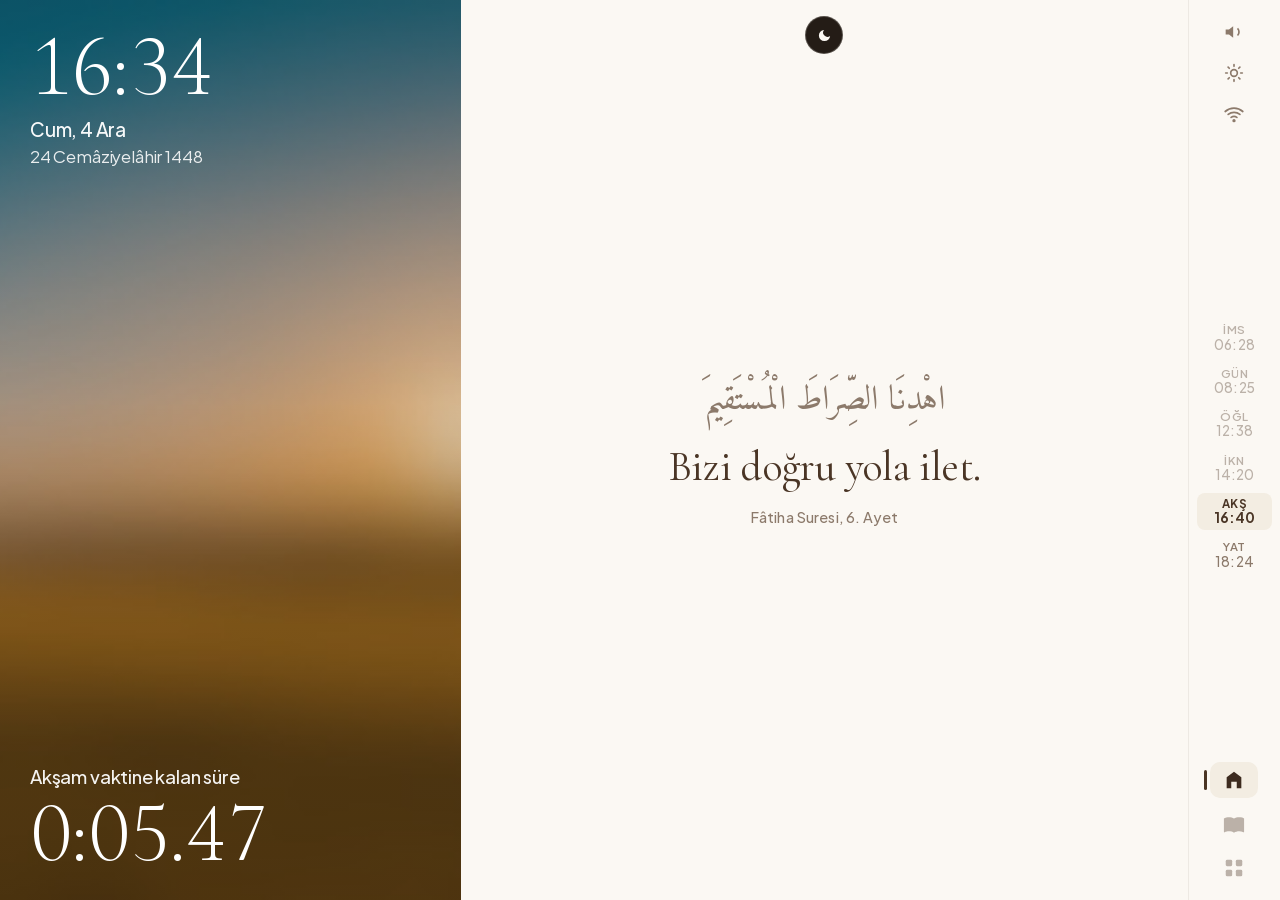
<file: index.html>
<!DOCTYPE html>
<html lang="tr">

<head>
  <meta charset="UTF-8">
  <meta name="viewport" content="width=device-width, initial-scale=1.0, maximum-scale=1.0, user-scalable=no">
  <title>Namaz Vakitleri & Maneviyat Ekranı</title>
  <link rel="stylesheet" href="styles.css">
  <link rel="manifest" href="manifest.json">
</head>

<body>
  <div class="app-shell" id="appShell">

    <!-- LEFT PANEL: Atmospheric Nature Backdrop, Time, Turkish Dates & Countdown -->
    <aside class="left-panel" id="leftPanel">
      <div class="nature-backdrop bg-meadow" id="natureBackdrop"></div>
      <div class="left-overlay"></div>

      <!-- Top Left: Current Time & Dates in Turkish -->
      <div class="time-date-block">
        <div class="digital-clock" id="currentTime">14:06</div>
        <div class="date-gregorian" id="gregorianDate">Per, 29 Eki</div>
        <div class="date-hijri" id="hijriDate">17 Cemâziyelevvel 1448</div>
      </div>

      <!-- Bottom Left: Next Prayer Name & Countdown Timer -->
      <div class="countdown-block">
        <div class="next-prayer-label" id="countdownTitle">Yatsı vaktine kalan süre</div>
        <div class="countdown-digits" id="countdownDigits">0:18.00</div>
      </div>
    </aside>

    <!-- RIGHT PANEL: Warm Alabaster Canvas, Editorial Verse & Touch-Friendly Sidebar -->
    <main class="right-panel">

      <!-- VIEW 1: Home Quote View (Ayet / Hadis in Arabic & Turkish) -->
      <section class="center-stage active-view" id="viewHome">
        <!-- Top-Center Night Standby Button (Inside Home View so it never overlaps other page headers) -->
        <div class="top-center-bar">
          <button class="top-center-night-btn" id="nightStandbyTriggerBtn"
            title="Akşam sonrası tam siyah gece ekranını aç">
            <svg viewBox="0 0 24 24" width="15" height="15" fill="currentColor">
              <path d="M21 12.79A9 9 0 1 1 11.21 3 7 7 0 0 0 21 12.79z" />
            </svg>
          </button>
        </div>

        <div class="quote-wrapper" id="quoteWrapper" title="Sonraki ayet veya hadis için dokunun">
          <p class="verse-arabic" id="verseArabic" dir="rtl" lang="ar">
            اهْدِنَا الصِّرَاطَ الْمُسْتَقِيمَ
          </p>
          <blockquote class="verse-text" id="verseText">
            Bizi doğru yola ilet.
          </blockquote>
          <cite class="verse-source" id="verseSource">
            Fâtiha Suresi, 6. Ayet
          </cite>
        </div>
      </section>

      <!-- VIEW 2: Maneviyat Hub (Zikir & Tesbihat, Esmâü'l-Hüsnâ, Dualar, Ayet/Hadis) -->
      <section class="center-stage" id="viewQuotes">
        <div class="panel-container">
          <div class="panel-header">
            <div class="header-title-group">
              <h2 class="panel-title" id="hubMainTitle">Zikir ve Tesbihat</h2>
            </div>
            <div class="filter-pills" id="hubTabs">
              <button class="pill active" data-tab="zikir">Zikir & Tesbihat</button>
              <button class="pill" data-tab="esma">Esmâü'l-Hüsnâ (99)</button>
              <button class="pill" data-tab="dua">Dualar</button>
              <button class="pill" data-tab="ayet">Ayet & Hadis</button>
            </div>
          </div>

          <!-- Search / Sub-filter bar -->
          <div class="hub-toolbar" id="hubToolbar"></div>

          <!-- Dynamic Scrollable Content Container -->
          <div class="hub-content" id="hubContent">
            <!-- Populated dynamically by app.js -->
          </div>
        </div>
      </section>

      <!-- VIEW 3: Settings (Müezzin Stüdyosu, Diyanet Konum, Wi-Fi & Görünüm) -->
      <section class="center-stage" id="viewSettings">
        <div class="panel-container">
          <div class="panel-header">
            <div class="header-title-group">
              <h2 class="panel-title">Müezzin, Konum ve Ekran Ayarları</h2>
            </div>
          </div>

          <div class="settings-scroll" id="settingsScroll">

            <!-- 1. MUADHIN & ADHAN STUDIO SECTION -->
            <div class="settings-group" id="muadhinSection">
              <div class="group-header">
                <h3>1. Müezzin ve Ezan Sesi Seçimi</h3>
                <div class="header-actions">
                  <button class="text-btn" id="applyTurkishMakamsBtn"
                    title="Sabah: Sabâ, Öğle: Rast, İkindi: Hicaz, Akşam: Segâh, Yatsı: Uşşak">
                    Türk Makam Geleneğini Uygula
                  </button>
                  <button class="text-btn" id="testAudioBtn">Seçili Ezanı Dinle</button>
                </div>
              </div>

              <!-- Preset & Custom Muadhin Cards Grid -->
              <div class="muadhin-grid" id="muadhinList">
                <!-- Populated by JS -->
              </div>

              <!-- Per-Prayer (Vakit Bazlı) Muadhin & Mute Toggle -->
              <div class="per-prayer-box">
                <label class="checkbox-row">
                  <input type="checkbox" id="perPrayerModeToggle">
                  <span><strong>Her vakit için ayrı müezzin ve ses seviyesi ayarla</strong> (Sabah, Öğle, İkindi, Akşam,
                    Yatsı)</span>
                </label>

                <div class="per-prayer-list hidden" id="perPrayerList">
                  <!-- Populated by JS -->
                </div>
              </div>

              <!-- Volume & Ezan Duası Controls -->
              <div class="volume-row">
                <label for="volumeSlider">Genel Ezan Ses Seviyesi</label>
                <input type="range" id="volumeSlider" min="0" max="100" value="85">
                <span id="volumeValue">85%</span>
              </div>

              <label class="checkbox-row">
                <input type="checkbox" id="duaToggle" checked>
                <span>Ezan bittikten sonra otomatik Ezan Duası okunsun</span>
              </label>

              <div class="volume-row" id="duaVolumeRow" style="margin-top: 8px;">
                <label for="duaVolumeSlider">Ezan Duası Ses Seviyesi</label>
                <input type="range" id="duaVolumeSlider" min="0" max="100" value="50">
                <span id="duaVolumeValue">50%</span>
                <button class="muadhin-preview-btn" id="testDuaBtn" style="margin-left: 10px;">Dinle</button>
              </div>
            </div>

            <!-- 2. DIYANET LOCATION SECTION -->
            <div class="settings-group" id="locationSection">
              <div class="group-header">
                <h3>2. Şehir ve Konum</h3>
                <span class="current-tag" id="currentCityBadge">Lahey</span>
              </div>
              <p class="settings-desc" id="locationDesc">Lahey (Hollanda) — Diyanet İşleri Başkanlığı resmî namaz vakitleri</p>
            </div>

            <!-- 3. WI-FI & NETWORK CONNECTION SECTION -->
            <div class="settings-group" id="wifiSection">
              <div class="group-header">
                <h3>3. Wi-Fi ve İnternet Bağlantısı</h3>
                <span class="current-tag" id="wifiStatusBadge">Bağlantı kontrol ediliyor...</span>
              </div>
              <p class="settings-desc">
                Lahey için Diyanet İşleri Başkanlığı'nın resmî vakit çizelgesi saatte kayıtlıdır; internet olmadan da doğru vakitler gösterilir. Wi-Fi bağlıyken vakitler otomatik olarak güncellenir.
              </p>
              <div class="wifi-actions-row">
                <button class="action-btn" id="openWifiSettingsBtn">Wi-Fi Ağ Ayarlarını Aç</button>
                <button class="text-btn" id="syncNowBtn">Vakitleri Şimdi Senkronize Et</button>
              </div>
            </div>

            <!-- 4. APPEARANCE & DISPLAY SECTION -->
            <div class="settings-group">
              <div class="group-header">
                <h3>4. Görünüm ve Arka Plan</h3>
              </div>
              <div class="backdrop-chips" id="backdropChips">
                <button class="chip active" data-bg="meadow">Bozkır ve Başak</button>
                <button class="chip" data-bg="olive">Zeytin Dalı</button>
                <button class="chip" data-bg="mountains">Sabah Sisi</button>
                <button class="chip" data-bg="dunes">Çöl Akşamı</button>
              </div>
              <label class="checkbox-row">
                <input type="checkbox" id="autoNightModeToggle" checked>
                <span>Gün doğumu ve gün batımında otomatik Koyu / Açık tema (Güneş / Akşam)</span>
              </label>
              <label class="checkbox-row">
                <input type="checkbox" id="showHomeArabicToggle" checked>
                <span>Ana ekranda ayet ve hadislerin Arapça aslını da göster</span>
              </label>
            </div>
          </div>
        </div>
      </section>

      <!-- FAR-RIGHT VERTICAL SIDEBAR (Touch-friendly Controls, Prayer Schedule, Navigation) -->
      <nav class="right-rail">
        <!-- Top Utility Icons -->
        <div class="rail-top">
          <button class="rail-icon-btn" id="quickAudioBtn" title="Müezzin Seçimi ve Ses Ayarları">
            <svg viewBox="0 0 24 24" width="20" height="20" fill="currentColor">
              <path d="M11 5L6 9H2v6h4l5 4V5zm4.54 3.46a5 5 0 0 1 0 7.07l1.41 1.41a7 7 0 0 0 0-9.9l-1.41 1.42z" />
            </svg>
          </button>
          <button class="rail-icon-btn" id="themeToggleBtn" title="Gece / Gündüz Görünümü">
            <svg viewBox="0 0 24 24" width="20" height="20" fill="none" stroke="currentColor" stroke-width="2"
              stroke-linecap="round" stroke-linejoin="round">
              <circle cx="12" cy="12" r="4" />
              <path
                d="M12 2v2M12 20v2M4.93 4.93l1.41 1.41M17.66 17.66l1.41 1.41M2 12h2M20 12h2M6.34 17.66l-1.41 1.41M19.07 4.93l-1.41 1.41" />
            </svg>
          </button>
          <button class="rail-icon-btn" id="wifiQuickBtn" title="Wi-Fi ve Ağ Ayarları">
            <svg viewBox="0 0 24 24" width="20" height="20" fill="none" stroke="currentColor" stroke-width="2"
              stroke-linecap="round" stroke-linejoin="round">
              <path d="M5 12.55a11 11 0 0 1 14.08 0" />
              <path d="M1.42 9a16 16 0 0 1 21.16 0" />
              <path d="M8.53 16.11a6 6 0 0 1 6.95 0" />
              <circle cx="12" cy="20" r="1" fill="currentColor" />
            </svg>
          </button>
        </div>

        <!-- Middle Prayer Times Stack -->
        <div class="rail-prayers" id="railPrayers">
          <div class="rail-prayer-item" data-prayer="Fajr" id="item-Fajr">
            <span class="p-abbr">İMS</span>
            <span class="p-time" id="time-Fajr">05:36</span>
          </div>
          <div class="rail-prayer-item" data-prayer="Sunrise" id="item-Sunrise">
            <span class="p-abbr">GÜN</span>
            <span class="p-time" id="time-Sunrise">07:31</span>
          </div>
          <div class="rail-prayer-item" data-prayer="Dhuhr" id="item-Dhuhr">
            <span class="p-abbr">ÖĞL</span>
            <span class="p-time" id="time-Dhuhr">12:29</span>
          </div>
          <div class="rail-prayer-item" data-prayer="Asr" id="item-Asr">
            <span class="p-abbr">İKN</span>
            <span class="p-time" id="time-Asr">14:52</span>
          </div>
          <div class="rail-prayer-item" data-prayer="Maghrib" id="item-Maghrib">
            <span class="p-abbr">AKŞ</span>
            <span class="p-time" id="time-Maghrib">17:25</span>
          </div>
          <div class="rail-prayer-item active" data-prayer="Isha" id="item-Isha">
            <span class="p-abbr">YAT</span>
            <span class="p-time" id="time-Isha">18:46</span>
          </div>
        </div>

        <!-- Bottom Navigation Icons -->
        <div class="rail-nav">
          <button class="nav-btn active" data-target="viewHome" title="Ana Ekran">
            <svg viewBox="0 0 24 24" width="22" height="22" fill="currentColor">
              <path d="M12 3L4 9v12h5v-7h6v7h5V9l-8-6z" />
            </svg>
          </button>
          <button class="nav-btn" data-target="viewQuotes" title="Maneviyat Rehberi (Zikir, Esma, Dua)">
            <svg viewBox="0 0 24 24" width="22" height="22" fill="currentColor">
              <path
                d="M21 5c-1.11-.35-2.33-.5-3.5-.5-1.95 0-4.05.4-5.5 1.5-1.45-1.1-3.55-1.5-5.5-1.5S2.45 4.9 1 6v14.65c0 .25.25.5.5.5.1 0 .15-.05.25-.05C3.1 20.45 5.05 20 6.5 20c1.95 0 4.05.4 5.5 1.5 1.35-.85 3.8-1.5 5.5-1.5 1.65 0 3.35.3 4.75 1.05.1.05.15.05.25.05.25 0 .5-.25.5-.5V6c-.6-.45-1.25-.75-2-1z" />
            </svg>
          </button>
          <button class="nav-btn" data-target="viewSettings" title="Müezzin ve Ekran Ayarları">
            <svg viewBox="0 0 24 24" width="22" height="22" fill="currentColor">
              <rect x="3" y="3" width="7" height="7" rx="1.5" />
              <rect x="14" y="3" width="7" height="7" rx="1.5" />
              <rect x="3" y="14" width="7" height="7" rx="1.5" />
              <rect x="14" y="14" width="7" height="7" rx="1.5" />
            </svg>
          </button>
        </div>
      </nav>

      <!-- Active Adhan Notification Overlay -->
      <div class="adhan-toast hidden" id="adhanBanner">
        <div class="toast-text">
          <strong id="bannerPrayerName">İkindi Vakti</strong>
          <span id="bannerMuadhinName">Mekke-i Mükerreme Ezanı okunuyor</span>
        </div>
        <button class="stop-btn" id="stopAdhanBtn">Durdur</button>
      </div>
    </main>

    <!-- PITCH-BLACK NIGHT STANDBY OVERLAY (Shows only countdown for Yatsı and then Sabah) -->
    <div class="night-standby-overlay hidden" id="nightStandbyOverlay" title="Normal ekrana dönmek için dokunun">
      <div class="night-standby-top">
        <span class="night-standby-clock" id="nightStandbyClock">21:14</span>
      </div>

      <div class="night-standby-center">
        <div class="night-standby-label" id="nightStandbyLabel">Yatsı namazına kalan süre</div>
        <div class="night-standby-digits" id="nightStandbyDigits">01:32.18</div>
        <div class="night-standby-schedule" id="nightStandbySchedule">
          Yatsı Vakti · 21:46 &nbsp;&nbsp;|&nbsp;&nbsp; Sabah (İmsak) · 05:14
        </div>
      </div>

      <div class="night-standby-bottom">
        <span class="night-standby-exit-hint">Normal ekrana dönmek için ekrana dokunun</span>
      </div>
    </div>
  </div>

  <!-- Hidden Audio & YouTube IFrame API Elements -->
  <audio id="adhanAudioPlayer" preload="none"></audio>
  <audio id="duaAudioPlayer" preload="none"></audio>
  <div id="ytPlayerWrapper" class="yt-player-wrapper">
    <div id="ytPlayerHost"></div>
  </div>

  <script src="diyanet-lahey.js"></script>
  <script src="app.js"></script>
</body>

</html>
</file>
<file: styles.css>
/* ==========================================================================
   MINIMALIST EDITORIAL ADHAAN CLOCK & MANEVİYAT HUB
   Engineered for 7-inch Touch Displays (1024×600 Chrome 49 WebView) & Web
   ========================================================================== */

@font-face {
  font-family: 'Amiri';
  font-style: normal;
  font-weight: 400;
  src: url('./fonts/font_0.ttf') format('truetype');
}
@font-face {
  font-family: 'Amiri';
  font-style: normal;
  font-weight: 700;
  src: url('./fonts/font_1.ttf') format('truetype');
}
@font-face {
  font-family: 'Cormorant Garamond';
  font-style: italic;
  font-weight: 400;
  src: url('./fonts/font_2.ttf') format('truetype');
}
@font-face {
  font-family: 'Cormorant Garamond';
  font-style: normal;
  font-weight: 300;
  src: url('./fonts/font_3.ttf') format('truetype');
}
@font-face {
  font-family: 'Cormorant Garamond';
  font-style: normal;
  font-weight: 400;
  src: url('./fonts/font_4.ttf') format('truetype');
}
@font-face {
  font-family: 'Cormorant Garamond';
  font-style: normal;
  font-weight: 600;
  src: url('./fonts/font_5.ttf') format('truetype');
}
@font-face {
  font-family: 'Plus Jakarta Sans';
  font-style: normal;
  font-weight: 400;
  src: url('./fonts/font_6.ttf') format('truetype');
}
@font-face {
  font-family: 'Plus Jakarta Sans';
  font-style: normal;
  font-weight: 500;
  src: url('./fonts/font_7.ttf') format('truetype');
}
@font-face {
  font-family: 'Plus Jakarta Sans';
  font-style: normal;
  font-weight: 600;
  src: url('./fonts/font_8.ttf') format('truetype');
}
@font-face {
  font-family: 'Plus Jakarta Sans';
  font-style: normal;
  font-weight: 700;
  src: url('./fonts/font_9.ttf') format('truetype');
}
@font-face {
  font-family: 'Averta';
  font-style: normal;
  font-weight: 400;
  src: url('./fonts/Averta-Regular.woff') format('woff');
}
@font-face {
  font-family: 'Averta';
  font-style: normal;
  font-weight: 600;
  src: url('./fonts/Averta-Semibold.woff') format('woff');
}

:root {
  --right-bg: #FBF8F3;
  --right-surface: #F3EDE2;
  --right-surface-hover: #EBE3D5;
  --right-border: rgba(74, 53, 37, 0.14);
  --text-espresso: #4A3525;
  --text-muted: #8C7A6B;
  --text-faded: rgba(74, 53, 37, 0.36);
  --accent-umber: #3D2B1F;

  --font-serif: 'Cormorant Garamond', Georgia, serif;
  --font-sans: 'Plus Jakarta Sans', 'Averta', -apple-system, BlinkMacSystemFont, sans-serif;
  --font-arabic: 'Amiri', serif;
}

body.night-mode {
  --right-bg: #181411;
  --right-surface: #231D18;
  --right-surface-hover: #2C251F;
  --right-border: rgba(235, 222, 208, 0.14);
  --text-espresso: #EDE3D7;
  --text-muted: #A39383;
  --text-faded: rgba(237, 227, 215, 0.32);
  --accent-umber: #F5ECE0;
}

* {
  box-sizing: border-box;
  margin: 0;
  padding: 0;
  -webkit-font-smoothing: antialiased;
  -moz-osx-font-smoothing: grayscale;
  user-select: none;
  -webkit-user-select: none;
}

*,
*:focus,
*:active,
*:hover {
  outline: 0 !important;
  outline: none !important;
  outline-width: 0 !important;
  outline-style: none !important;
  outline-color: transparent !important;
  -webkit-tap-highlight-color: rgba(0, 0, 0, 0) !important;
  -webkit-tap-highlight-color: transparent !important;
  -webkit-focus-ring-color: rgba(0, 0, 0, 0) !important;
}

input[type="text"],
input[type="url"] {
  user-select: text;
  -webkit-user-select: text;
}

html,
body {
  width: 100%;
  height: 100%;
  overflow: hidden;
  background-color: #0E0D0C;
  font-family: 'Plus Jakarta Sans', 'Averta', sans-serif;
  touch-action: manipulation;
}

/* ==========================================================================
   SPLIT-SCREEN APP SHELL (36% Left Panel / 64% Right Panel)
   ========================================================================== */
.app-shell {
  display: -webkit-flex;
  display: flex;
  -webkit-flex-direction: row;
  flex-direction: row;
  width: 100%;
  height: 100%;
  overflow: hidden;
  position: relative;
}

/* ==========================================================================
   LEFT PANEL: Pre-Blurred Atmospheric Nature Backdrop + Time + Dates + Countdown
   ========================================================================== */
.left-panel {
  width: 36%;
  -webkit-flex: 0 0 36%;
  flex: 0 0 36%;
  height: 100%;
  position: relative;
  display: -webkit-flex;
  display: flex;
  -webkit-flex-direction: column;
  flex-direction: column;
  -webkit-justify-content: space-between;
  justify-content: space-between;
  padding: 28px 30px;
  color: #FAF7F2;
  overflow: hidden;
}

.nature-backdrop {
  position: absolute;
  top: 0;
  right: 0;
  bottom: 0;
  left: 0;
  background-image: url('./img/bg-meadow-blur.jpg');
  background-size: cover;
  background-position: center 60%;
  z-index: 0;
}

.nature-backdrop.bg-meadow {
  background-image: url('./img/bg-meadow-blur.jpg');
}

.nature-backdrop.bg-olive {
  background-image: url('./img/bg-olive-blur.jpg');
}

.nature-backdrop.bg-mountains {
  background-image: url('./img/bg-mountains-blur.jpg');
}

.nature-backdrop.bg-dunes {
  background-image: url('./img/bg-dunes-blur.jpg');
}

.left-overlay {
  position: absolute;
  top: 0;
  right: 0;
  bottom: 0;
  left: 0;
  background: linear-gradient(
    180deg,
    rgba(30, 36, 38, 0.38) 0%,
    rgba(42, 48, 36, 0.18) 45%,
    rgba(52, 38, 22, 0.48) 100%
  );
  z-index: 1;
}

.time-date-block,
.countdown-block {
  position: relative;
  z-index: 2;
  -webkit-flex-shrink: 0;
  flex-shrink: 0;
}

/* Top-Left Clock & Turkish Dates */
.digital-clock {
  font-family: 'Cormorant Garamond', Georgia, serif;
  font-weight: 300;
  font-size: 88px;
  line-height: 0.88;
  letter-spacing: -0.02em;
  color: #FFFFFF;
  margin-bottom: 12px;
  -webkit-font-feature-settings: "lnum" 1, "tnum" 1;
  font-feature-settings: "lnum" 1, "tnum" 1;
  font-variant-numeric: lining-nums tabular-nums;
  white-space: nowrap;
}

.date-gregorian {
  font-family: 'Plus Jakarta Sans', 'Averta', sans-serif;
  font-weight: 500;
  font-size: 19px;
  color: rgba(255, 255, 255, 0.96);
  letter-spacing: -0.01em;
  margin-bottom: 4px;
}

.date-hijri {
  font-family: 'Plus Jakarta Sans', 'Averta', sans-serif;
  font-weight: 400;
  font-size: 17px;
  color: rgba(255, 255, 255, 0.88);
  letter-spacing: -0.01em;
}

/* Bottom-Left Next Prayer & Countdown */
.next-prayer-label {
  font-family: 'Plus Jakarta Sans', 'Averta', sans-serif;
  font-weight: 500;
  font-size: 18.5px;
  color: rgba(255, 255, 255, 0.94);
  margin-bottom: 8px;
  letter-spacing: -0.01em;
}

.countdown-digits {
  font-family: 'Cormorant Garamond', Georgia, serif;
  font-weight: 300;
  font-size: 86px;
  line-height: 0.88;
  letter-spacing: -0.02em;
  color: #FFFFFF;
  -webkit-font-feature-settings: "lnum" 1, "tnum" 1;
  font-feature-settings: "lnum" 1, "tnum" 1;
  font-variant-numeric: lining-nums tabular-nums;
  white-space: nowrap;
}

/* ==========================================================================
   RIGHT PANEL: Warm Alabaster Canvas + Editorial Verse + Touch Sidebar Rail
   ========================================================================== */
.right-panel {
  width: 64%;
  -webkit-flex: 0 0 64%;
  flex: 0 0 64%;
  height: 100%;
  position: relative;
  display: -webkit-flex;
  display: flex;
  -webkit-flex-direction: row;
  flex-direction: row;
  background-color: var(--right-bg);
  color: var(--text-espresso);
  transition: background-color 0.28s ease, color 0.28s ease;
  overflow: hidden;
}

/* Center Stage Views */
.center-stage {
  display: none;
  -webkit-flex: 1 1 auto;
  flex: 1 1 auto;
  width: calc(100% - 92px);
  height: 100%;
  padding: 20px 28px;
  overflow: hidden;
  position: relative;
}

#viewHome.active-view {
  display: -webkit-flex;
  display: flex;
  -webkit-flex-direction: column;
  flex-direction: column;
  -webkit-justify-content: center;
  justify-content: center;
  -webkit-align-items: center;
  align-items: center;
  -webkit-animation: fadeInSolid 0.26s ease both;
  animation: fadeInSolid 0.26s ease both;
}

#viewQuotes.active-view,
#viewSettings.active-view {
  display: block;
  -webkit-animation: fadeInSolid 0.26s ease both;
  animation: fadeInSolid 0.26s ease both;
}

/* Home Quote View */
.quote-wrapper {
  max-width: 94%;
  max-height: calc(100% - 64px);
  text-align: center;
  cursor: pointer;
  padding: 12px 18px;
  border-radius: 16px;
  transition: opacity 0.28s ease;
  display: -webkit-flex;
  display: flex;
  -webkit-flex-direction: column;
  flex-direction: column;
  -webkit-justify-content: center;
  justify-content: center;
  -webkit-align-items: center;
  align-items: center;
}

.quote-wrapper.is-pressed {
  background-color: rgba(74, 53, 37, 0.04);
}

.quote-wrapper.fade-out {
  opacity: 0;
}

.verse-arabic {
  font-family: 'Amiri', serif;
  font-weight: 400;
  font-size: 34px;
  line-height: 1.6;
  color: var(--text-muted);
  margin-bottom: 14px;
  max-width: 100%;
  word-wrap: break-word;
}

.verse-arabic.hidden {
  display: none;
}

.verse-text {
  font-family: 'Cormorant Garamond', Georgia, serif;
  font-weight: 400;
  font-size: 42px;
  line-height: 1.18;
  letter-spacing: -0.015em;
  color: var(--text-espresso);
  margin-bottom: 16px;
  max-width: 100%;
  word-wrap: break-word;
}

/* Dynamic Multi-tier Typography Scaling based on length */
.quote-wrapper.medium-quote .verse-arabic {
  font-size: 30px;
  line-height: 1.55;
  margin-bottom: 12px;
}

.quote-wrapper.medium-quote .verse-text {
  font-size: 35px;
  line-height: 1.2;
  margin-bottom: 14px;
}

.quote-wrapper.long-quote .verse-arabic {
  font-size: 26px;
  line-height: 1.5;
  margin-bottom: 10px;
}

.quote-wrapper.long-quote .verse-text {
  font-size: 28px;
  line-height: 1.22;
  margin-bottom: 12px;
}

.quote-wrapper.xlong-quote .verse-arabic {
  font-size: 22px;
  line-height: 1.45;
  margin-bottom: 8px;
}

.quote-wrapper.xlong-quote .verse-text {
  font-size: 23px;
  line-height: 1.22;
  margin-bottom: 10px;
}

.verse-source {
  display: block;
  font-family: 'Plus Jakarta Sans', 'Averta', sans-serif;
  font-style: normal;
  font-weight: 500;
  font-size: 14.5px;
  color: var(--text-muted);
  letter-spacing: 0.01em;
}

/* ==========================================================================
   FAR-RIGHT VERTICAL SIDEBAR RAIL (92px Wide, Touch-Optimized)
   ========================================================================== */
.right-rail {
  width: 92px;
  -webkit-flex: 0 0 92px;
  flex: 0 0 92px;
  height: 100%;
  display: -webkit-flex;
  display: flex;
  -webkit-flex-direction: column;
  flex-direction: column;
  -webkit-justify-content: space-between;
  justify-content: space-between;
  -webkit-align-items: center;
  align-items: center;
  padding: 14px 8px;
  border-left: 1px solid rgba(74, 53, 37, 0.08);
  z-index: 5;
}

.rail-top {
  display: -webkit-flex;
  display: flex;
  -webkit-flex-direction: column;
  flex-direction: column;
  -webkit-align-items: center;
  align-items: center;
  -webkit-flex-shrink: 0;
  flex-shrink: 0;
}

.rail-top > * + * {
  margin-top: 6px;
}

.rail-icon-btn {
  background: none;
  border: none;
  color: var(--text-muted);
  cursor: pointer;
  width: 44px;
  height: 35px;
  border-radius: 10px;
  display: -webkit-flex;
  display: flex;
  -webkit-align-items: center;
  align-items: center;
  -webkit-justify-content: center;
  justify-content: center;
}

.rail-icon-btn.is-pressed {
  color: var(--text-espresso);
  background-color: var(--right-surface);
}

/* Middle Prayer Times Stack */
.rail-prayers {
  display: -webkit-flex;
  display: flex;
  -webkit-flex-direction: column;
  flex-direction: column;
  -webkit-align-items: center;
  align-items: center;
  width: 100%;
  -webkit-flex-shrink: 0;
  flex-shrink: 0;
}

.rail-prayers > * + * {
  margin-top: 6px;
}

.rail-prayer-item {
  display: block;
  text-align: center;
  width: 100%;
  padding: 4px 4px;
  border-radius: 8px;
  color: var(--text-faded);
}

.rail-prayer-item.upcoming {
  color: var(--text-muted);
}

.rail-prayer-item.active {
  color: var(--text-espresso);
  background-color: var(--right-surface);
}

.rail-prayer-item.active .p-abbr,
.rail-prayer-item.active .p-time {
  font-weight: 700;
}

.p-abbr {
  display: block;
  font-family: 'Plus Jakarta Sans', 'Averta', sans-serif;
  font-size: 11.5px;
  font-weight: 600;
  letter-spacing: 0.05em;
  text-transform: uppercase;
  line-height: 1.15;
}

.p-time {
  display: block;
  font-family: 'Plus Jakarta Sans', 'Averta', sans-serif;
  font-size: 13.5px;
  font-weight: 500;
  letter-spacing: 0.01em;
  line-height: 1.2;
}

/* Bottom Navigation Icons */
.rail-nav {
  display: -webkit-flex;
  display: flex;
  -webkit-flex-direction: column;
  flex-direction: column;
  -webkit-align-items: center;
  align-items: center;
  -webkit-flex-shrink: 0;
  flex-shrink: 0;
}

.rail-nav > * + * {
  margin-top: 8px;
}

.nav-btn {
  position: relative;
  background: none;
  border: none;
  color: var(--text-faded);
  cursor: pointer;
  width: 48px;
  height: 36px;
  border-radius: 10px;
  display: -webkit-flex;
  display: flex;
  -webkit-align-items: center;
  align-items: center;
  -webkit-justify-content: center;
  justify-content: center;
}

.nav-btn.active {
  color: var(--accent-umber);
  background-color: var(--right-surface);
}

.nav-btn.active::before {
  content: '';
  position: absolute;
  left: -6px;
  top: 8px;
  width: 3px;
  height: 20px;
  background-color: var(--text-espresso);
  border-radius: 2px;
}

/* ==========================================================================
   MANEVİYAT HUB & SETTINGS PANELS (100% Block Layout — Never Overlaps in Chrome 49)
   ========================================================================== */
.panel-container {
  width: 100%;
  height: 100%;
  display: -webkit-flex;
  display: flex;
  -webkit-flex-direction: column;
  flex-direction: column;
  overflow: hidden;
}

.panel-header {
  display: -webkit-flex;
  display: flex;
  -webkit-justify-content: space-between;
  justify-content: space-between;
  -webkit-align-items: center;
  align-items: center;
  -webkit-flex-wrap: wrap;
  flex-wrap: wrap;
  -webkit-flex-shrink: 0;
  flex-shrink: 0;
  padding-bottom: 10px;
  border-bottom: 1px solid var(--right-border);
  margin-bottom: 10px;
}

.header-title-group {
  display: block;
  margin-right: 10px;
}

.panel-title {
  font-family: 'Cormorant Garamond', Georgia, serif;
  font-weight: 600;
  font-size: 25px;
  color: var(--text-espresso);
  line-height: 1.15;
  margin-bottom: 2px;
}

.panel-subtitle {
  font-family: 'Plus Jakarta Sans', 'Averta', sans-serif;
  font-size: 12px;
  color: var(--text-muted);
  line-height: 1.3;
}

.diyanet-status {
  font-size: 12px;
  font-weight: 600;
  color: var(--text-muted);
  background: var(--right-surface);
  padding: 5px 12px;
  border-radius: 99px;
}

.filter-pills {
  display: block;
  margin-top: 4px;
}

.pill {
  display: inline-block;
  background: var(--right-surface);
  border: 1px solid var(--right-border);
  color: var(--text-espresso);
  height: 34px;
  line-height: 22px;
  padding: 5px 13px;
  margin-right: 5px;
  margin-bottom: 4px;
  border-radius: 99px;
  font-family: 'Plus Jakarta Sans', 'Averta', sans-serif;
  font-size: 12.5px;
  font-weight: 600;
  cursor: pointer;
}

.pill.active {
  background: var(--text-espresso);
  color: var(--right-bg);
  border-color: var(--text-espresso);
}

/* Sub-toolbar (Search / Sub-category pills) */
.hub-toolbar {
  display: -webkit-flex;
  display: flex;
  -webkit-justify-content: space-between;
  justify-content: space-between;
  -webkit-align-items: center;
  align-items: center;
  -webkit-flex-wrap: wrap;
  flex-wrap: wrap;
  -webkit-flex-shrink: 0;
  flex-shrink: 0;
  margin-bottom: 10px;
}

.hub-toolbar:empty {
  display: none;
  margin-bottom: 0;
}

.sub-pills {
  display: block;
}

.sub-pill {
  display: inline-block;
  background: var(--right-surface);
  border: 1px solid transparent;
  color: var(--text-muted);
  height: 32px;
  padding: 5px 11px;
  margin-right: 5px;
  margin-bottom: 4px;
  border-radius: 8px;
  font-family: 'Plus Jakarta Sans', 'Averta', sans-serif;
  font-size: 12px;
  font-weight: 600;
  cursor: pointer;
}

.sub-pill.active {
  border-color: var(--text-espresso);
  color: var(--text-espresso);
  background: var(--right-surface-hover);
}

.hub-search {
  -webkit-flex: 1 1 200px;
  flex: 1 1 200px;
  min-width: 180px;
  height: 34px;
  background: var(--right-surface);
  border: 1px solid var(--right-border);
  color: var(--text-espresso);
  padding: 6px 12px;
  border-radius: 8px;
  font-family: 'Plus Jakarta Sans', 'Averta', sans-serif;
  font-size: 13px;
}

.api-action-group {
  display: block;
}

.api-fetch-btn {
  display: inline-block;
  background: var(--text-espresso);
  color: var(--right-bg);
  border: 1px solid var(--text-espresso);
  height: 32px;
  padding: 5px 11px;
  margin-right: 5px;
  margin-bottom: 4px;
  border-radius: 8px;
  font-family: 'Plus Jakarta Sans', 'Averta', sans-serif;
  font-size: 12px;
  font-weight: 600;
  cursor: pointer;
}

.api-fetch-btn.secondary {
  background: var(--right-surface);
  color: var(--text-espresso);
  border-color: var(--right-border);
}

.api-fetch-btn:disabled {
  opacity: 0.55;
}

/* Scrollable Hub & Settings Areas — MUST BE display: block so Chrome 49 never squishes children! */
.hub-content,
.settings-scroll {
  display: block !important;
  -webkit-flex: 1 1 auto;
  flex: 1 1 auto;
  min-height: 0;
  height: 100%;
  overflow-y: auto;
  overflow-x: hidden;
  -webkit-overflow-scrolling: touch;
  padding-right: 6px;
  padding-bottom: 24px;
}

.hub-fade {
  -webkit-animation: fadeInSolid 0.25s ease;
  animation: fadeInSolid 0.25s ease;
}

/* 1. BILINGUAL ZİKİR & DUA CARDS (Pure block layout with natural height) */
.bilingual-card {
  display: block !important;
  height: auto !important;
  background: var(--right-surface);
  border: 1.5px solid transparent;
  border-radius: 14px;
  padding: 14px 18px;
  margin-bottom: 12px;
}

.bilingual-card.clickable {
  cursor: pointer;
}

.bilingual-card.clickable.is-pressed {
  background-color: var(--right-surface-hover);
}

.bilingual-card.completed {
  border-color: var(--text-espresso);
}

.card-top-bar {
  display: -webkit-flex;
  display: flex;
  -webkit-justify-content: space-between;
  justify-content: space-between;
  -webkit-align-items: center;
  align-items: center;
  margin-bottom: 8px;
}

.card-badge {
  font-family: 'Plus Jakarta Sans', 'Averta', sans-serif;
  font-size: 11.5px;
  font-weight: 700;
  text-transform: uppercase;
  letter-spacing: 0.04em;
  color: var(--text-muted);
}

.zikir-counter-group {
  display: -webkit-flex;
  display: flex;
  -webkit-align-items: center;
  align-items: center;
}

.zikir-counter-btn {
  background: var(--right-bg);
  border: 1.5px solid var(--right-border);
  color: var(--text-espresso);
  height: 34px;
  padding: 4px 14px;
  margin-left: 6px;
  border-radius: 99px;
  font-family: 'Plus Jakarta Sans', 'Averta', sans-serif;
  font-size: 13px;
  font-weight: 700;
  cursor: pointer;
}

.zikir-counter-btn.done {
  background: var(--text-espresso);
  color: var(--right-bg);
  border-color: var(--text-espresso);
}

.zikir-reset-btn {
  display: inline-block;
  background: none;
  border: 1px solid var(--right-border);
  color: var(--text-muted);
  height: 32px;
  padding: 4px 10px;
  border-radius: 8px;
  font-family: 'Plus Jakarta Sans', 'Averta', sans-serif;
  font-size: 12px;
  font-weight: 600;
  cursor: pointer;
}

.card-arabic {
  display: block;
  font-family: 'Amiri', serif;
  font-size: 28px;
  line-height: 1.7;
  color: var(--text-espresso);
  text-align: right;
  direction: rtl;
  margin-bottom: 8px;
}

.card-turkish {
  display: block;
  font-family: 'Cormorant Garamond', Georgia, serif;
  font-size: 20px;
  font-weight: 500;
  line-height: 1.35;
  color: var(--text-espresso);
  border-top: 1px solid var(--right-border);
  padding-top: 8px;
  margin-bottom: 8px;
}

.card-footer-meta {
  display: -webkit-flex;
  display: flex;
  -webkit-justify-content: space-between;
  justify-content: space-between;
  -webkit-align-items: center;
  align-items: center;
  font-family: 'Plus Jakarta Sans', 'Averta', sans-serif;
  font-size: 12px;
  color: var(--text-muted);
}

.pin-home-btn {
  background: var(--right-bg);
  border: 1px solid var(--right-border);
  color: var(--text-espresso);
  height: 30px;
  padding: 4px 12px;
  border-radius: 8px;
  font-family: 'Plus Jakarta Sans', 'Averta', sans-serif;
  font-size: 11.5px;
  font-weight: 600;
  cursor: pointer;
  white-space: nowrap;
}

.pin-home-btn.pinned {
  background: var(--text-espresso);
  color: var(--right-bg);
  border-color: var(--text-espresso);
}

/* 2. ESMÂÜ'L-HÜSNÂ (99 NAMES OF ALLAH) */
.esma-featured {
  background: var(--right-surface);
  border: 1.5px solid var(--right-border);
  border-radius: 14px;
  padding: 14px 18px;
  margin-bottom: 12px;
  display: -webkit-flex;
  display: flex;
  -webkit-justify-content: space-between;
  justify-content: space-between;
  -webkit-align-items: center;
  align-items: center;
}

.esma-featured-info {
  display: block;
  padding-right: 14px;
}

.esma-featured-tag {
  display: block;
  font-size: 11px;
  font-weight: 700;
  text-transform: uppercase;
  letter-spacing: 0.05em;
  color: var(--text-muted);
  margin-bottom: 2px;
}

.esma-featured-title {
  display: block;
  font-family: 'Cormorant Garamond', Georgia, serif;
  font-size: 24px;
  font-weight: 600;
  color: var(--text-espresso);
  margin-bottom: 3px;
}

.esma-featured-meaning {
  display: block;
  font-family: 'Plus Jakarta Sans', 'Averta', sans-serif;
  font-size: 13px;
  line-height: 1.4;
  color: var(--text-espresso);
}

.esma-featured-arabic {
  font-family: 'Amiri', serif;
  font-size: 44px;
  color: var(--text-espresso);
  line-height: 1.2;
  padding-left: 10px;
  -webkit-flex-shrink: 0;
  flex-shrink: 0;
}

.esma-grid {
  display: block;
  overflow: hidden;
}

.esma-grid::after {
  content: "";
  display: table;
  clear: both;
}

.esma-card {
  display: block;
  float: left;
  width: 32%;
  margin-right: 2%;
  margin-bottom: 10px;
  min-height: 128px;
  background: var(--right-surface);
  border: 1.5px solid transparent;
  border-radius: 12px;
  padding: 12px 14px;
  cursor: pointer;
}

.esma-card:nth-child(3n) {
  margin-right: 0;
}

.esma-card:nth-child(3n+1) {
  clear: left;
}

.esma-card.is-pressed {
  border-color: var(--text-espresso);
}

.esma-card-head {
  display: -webkit-flex;
  display: flex;
  -webkit-justify-content: space-between;
  justify-content: space-between;
  -webkit-align-items: baseline;
  align-items: baseline;
  margin-bottom: 4px;
}

.esma-num {
  font-family: 'Plus Jakarta Sans', 'Averta', sans-serif;
  font-size: 11.5px;
  font-weight: 700;
  color: var(--text-muted);
}

.esma-ar {
  font-family: 'Amiri', serif;
  font-size: 29px;
  color: var(--text-espresso);
  line-height: 1.2;
  direction: rtl;
}

.esma-tr {
  display: block;
  font-family: 'Cormorant Garamond', Georgia, serif;
  font-size: 20px;
  font-weight: 600;
  color: var(--text-espresso);
  margin-bottom: 3px;
}

.esma-desc {
  display: block;
  font-family: 'Plus Jakarta Sans', 'Averta', sans-serif;
  font-size: 12px;
  line-height: 1.35;
  color: var(--text-muted);
}

/* ==========================================================================
   SETTINGS VIEW (Pure Block Stacking — Never Squishes or Overlaps)
   ========================================================================== */
.settings-group {
  display: block !important;
  height: auto !important;
  background: var(--right-surface);
  border-radius: 14px;
  padding: 15px 18px;
  margin-bottom: 14px;
}

.group-header {
  display: -webkit-flex;
  display: flex;
  -webkit-justify-content: space-between;
  justify-content: space-between;
  -webkit-align-items: center;
  align-items: center;
  -webkit-flex-wrap: wrap;
  flex-wrap: wrap;
  margin-bottom: 12px;
}

.group-header h3 {
  font-family: 'Plus Jakarta Sans', 'Averta', sans-serif;
  font-size: 14.5px;
  font-weight: 700;
  color: var(--text-espresso);
}

.current-tag {
  font-size: 12.5px;
  font-weight: 700;
  color: var(--text-muted);
  background: var(--right-bg);
  padding: 4px 10px;
  border-radius: 99px;
}

.settings-desc {
  display: block;
  font-size: 12.5px;
  line-height: 1.45;
  color: var(--text-muted);
  margin-bottom: 12px;
}

.wifi-actions-row {
  display: block;
}

.wifi-actions-row > * {
  margin-right: 8px;
}

.city-chips,
.backdrop-chips {
  display: block;
  margin-bottom: 10px;
}

.chip {
  display: inline-block;
  background: var(--right-bg);
  border: 1px solid var(--right-border);
  color: var(--text-espresso);
  height: 36px;
  padding: 6px 14px;
  margin-right: 6px;
  margin-bottom: 6px;
  border-radius: 8px;
  font-family: 'Plus Jakarta Sans', 'Averta', sans-serif;
  font-size: 13px;
  font-weight: 600;
  cursor: pointer;
}

.chip.active,
.chip.is-pressed {
  background: var(--text-espresso);
  color: var(--right-bg);
  border-color: var(--text-espresso);
}

.custom-location-row,
.custom-audio-row {
  display: -webkit-flex;
  display: flex;
  -webkit-align-items: center;
  align-items: center;
  margin-top: 8px;
}

.custom-location-row > * + *,
.custom-audio-row > * + * {
  margin-left: 8px;
}

.text-input {
  -webkit-flex: 1 1 auto;
  flex: 1 1 auto;
  min-width: 110px;
  height: 38px;
  background: var(--right-bg);
  border: 1px solid var(--right-border);
  color: var(--text-espresso);
  padding: 7px 12px;
  border-radius: 8px;
  font-family: 'Plus Jakarta Sans', 'Averta', sans-serif;
  font-size: 13px;
}

.action-btn {
  display: inline-block;
  background: var(--text-espresso);
  color: var(--right-bg);
  border: none;
  height: 38px;
  padding: 7px 16px;
  border-radius: 8px;
  font-family: 'Plus Jakarta Sans', 'Averta', sans-serif;
  font-size: 13px;
  font-weight: 600;
  cursor: pointer;
  white-space: nowrap;
  -webkit-flex-shrink: 0;
  flex-shrink: 0;
}

.text-btn {
  display: inline-block;
  background: var(--right-bg);
  border: 1px solid var(--right-border);
  color: var(--text-espresso);
  height: 34px;
  padding: 5px 12px;
  margin-left: 6px;
  border-radius: 8px;
  font-family: 'Plus Jakarta Sans', 'Averta', sans-serif;
  font-size: 12px;
  font-weight: 600;
  cursor: pointer;
}

/* 2-Column Deterministic Muadhin Grid */
.muadhin-grid {
  display: block;
  overflow: hidden;
  margin-bottom: 10px;
}

.muadhin-grid::after {
  content: "";
  display: table;
  clear: both;
}

.muadhin-item {
  float: left;
  width: 49%;
  margin-right: 2%;
  margin-bottom: 8px;
  background: var(--right-bg);
  border: 1.5px solid var(--right-border);
  border-radius: 10px;
  padding: 10px 12px;
  display: -webkit-flex;
  display: flex;
  -webkit-justify-content: space-between;
  justify-content: space-between;
  -webkit-align-items: center;
  align-items: center;
  cursor: pointer;
}

.muadhin-item:nth-child(2n) {
  margin-right: 0;
}

.muadhin-item:nth-child(2n+1) {
  clear: left;
}

.muadhin-item.active {
  border-color: var(--text-espresso);
  background: var(--text-espresso);
  color: var(--right-bg);
}

.muadhin-item-info {
  display: block;
  min-width: 0;
  -webkit-flex: 1 1 auto;
  flex: 1 1 auto;
  padding-right: 8px;
}

.muadhin-item-title {
  display: block;
  font-size: 13px;
  font-weight: 700;
  margin-bottom: 2px;
  white-space: nowrap;
  overflow: hidden;
  text-overflow: ellipsis;
}

.muadhin-item-sub {
  display: block;
  font-size: 11px;
  opacity: 0.82;
  white-space: nowrap;
  overflow: hidden;
  text-overflow: ellipsis;
}

.muadhin-item-actions {
  display: -webkit-flex;
  display: flex;
  -webkit-align-items: center;
  align-items: center;
  -webkit-flex-shrink: 0;
  flex-shrink: 0;
}

.muadhin-preview-btn,
.muadhin-delete-btn {
  display: -webkit-inline-flex;
  display: inline-flex;
  -webkit-align-items: center;
  align-items: center;
  -webkit-justify-content: center;
  justify-content: center;
  background: var(--right-surface);
  color: var(--text-espresso);
  border: 1px solid var(--right-border);
  height: 32px;
  min-width: 76px;
  padding: 0 12px;
  margin-left: 4px;
  border-radius: 7px;
  font-family: 'Plus Jakarta Sans', 'Averta', sans-serif;
  font-size: 11.5px;
  font-weight: 700;
  white-space: nowrap;
  -webkit-flex-shrink: 0;
  flex-shrink: 0;
  cursor: pointer;
}

.muadhin-item.active .muadhin-preview-btn,
.muadhin-item.active .muadhin-delete-btn {
  background: var(--right-bg);
  color: var(--text-espresso);
  border-color: transparent;
}

.muadhin-preview-btn.playing {
  background: #B85D3B !important;
  color: #FFFFFF !important;
  border-color: #B85D3B !important;
}

/* Per-Prayer & Add Custom Muadhin Boxes (Pure Block Layout) */
.per-prayer-box,
.add-muadhin-box {
  display: block !important;
  height: auto !important;
  background: var(--right-bg);
  border: 1px solid var(--right-border);
  border-radius: 10px;
  padding: 12px 14px;
  margin-bottom: 12px;
}

.sub-box-title {
  display: block;
  font-size: 13px;
  font-weight: 700;
  color: var(--text-espresso);
  margin-bottom: 6px;
}

.per-prayer-list {
  display: block !important;
  height: auto !important;
  padding-top: 8px;
  margin-top: 8px;
  border-top: 1px solid var(--right-border);
}

.per-prayer-list.hidden {
  display: none !important;
}

.per-prayer-row {
  display: block;
  background: var(--right-surface);
  border: 1px solid var(--right-border);
  border-radius: 8px;
  padding: 8px 10px;
  margin-bottom: 8px;
}

body.night-mode .per-prayer-row {
  background: rgba(255, 255, 255, 0.03);
  border-color: rgba(255, 255, 255, 0.08);
}

.per-prayer-row:last-child {
  margin-bottom: 0;
}

.per-prayer-main-line {
  display: -webkit-flex;
  display: flex;
  -webkit-align-items: center;
  align-items: center;
  -webkit-justify-content: space-between;
  justify-content: space-between;
}

.per-prayer-name {
  font-size: 13px;
  font-weight: 700;
  width: 92px;
  -webkit-flex: 0 0 92px;
  flex: 0 0 92px;
  color: var(--text-espresso);
  white-space: nowrap;
}

.per-prayer-select {
  -webkit-flex: 1 1 0%;
  flex: 1 1 0%;
  width: 0;
  min-width: 0;
  height: 32px;
  background: var(--right-surface);
  color: var(--text-espresso);
  border: 1px solid var(--right-border);
  border-radius: 7px;
  padding: 4px 8px;
  margin-right: 4px;
  font-family: 'Plus Jakarta Sans', 'Averta', sans-serif;
  font-size: 12px;
  font-weight: 600;
}

.per-prayer-vol-line {
  display: -webkit-flex;
  display: flex;
  -webkit-align-items: center;
  align-items: center;
  margin-top: 6px;
  padding-top: 6px;
  border-top: 1px dashed var(--right-border);
}

body.night-mode .per-prayer-vol-line {
  border-top-color: rgba(255, 255, 255, 0.08);
}

.per-prayer-vol-label {
  font-size: 11.5px;
  font-weight: 600;
  color: var(--text-muted);
  white-space: nowrap;
  margin-right: 8px;
}

.per-prayer-vol-slider {
  -webkit-flex: 1 1 auto;
  flex: 1 1 auto;
  height: 20px;
  cursor: pointer;
  accent-color: #B85D3B;
}

.per-prayer-vol-val {
  font-size: 11.5px;
  font-weight: 700;
  color: var(--text-espresso);
  min-width: 36px;
  text-align: right;
  margin-left: 8px;
}

.per-prayer-mute-btn {
  display: -webkit-inline-flex;
  display: inline-flex;
  -webkit-align-items: center;
  align-items: center;
  -webkit-justify-content: center;
  justify-content: center;
  height: 32px;
  min-width: 88px;
  padding: 0 12px;
  margin-left: 6px;
  border-radius: 7px;
  border: 1px solid rgba(46, 125, 50, 0.35);
  background: rgba(46, 125, 50, 0.08);
  color: #2E7D32;
  font-family: 'Plus Jakarta Sans', 'Averta', sans-serif;
  font-size: 11.5px;
  font-weight: 700;
  white-space: nowrap;
  cursor: pointer;
  -webkit-flex-shrink: 0;
  flex-shrink: 0;
  transition: all 0.2s ease;
}

body.night-mode .per-prayer-mute-btn {
  border-color: rgba(129, 199, 132, 0.35);
  background: rgba(129, 199, 132, 0.1);
  color: #81C784;
}

.per-prayer-mute-btn.muted {
  border-color: rgba(211, 47, 47, 0.4);
  background: rgba(211, 47, 47, 0.12);
  color: #C62828;
  opacity: 1;
  text-decoration: none;
}

body.night-mode .per-prayer-mute-btn.muted {
  border-color: rgba(239, 83, 80, 0.45);
  background: rgba(239, 83, 80, 0.15);
  color: #EF5350;
}

/* Sidebar muted state indicator */
.rail-prayer-item.is-muted .p-abbr {
  position: relative;
  opacity: 0.72;
}

.rail-prayer-item.is-muted .p-time {
  text-decoration: line-through;
  opacity: 0.55;
}

.header-actions {
  display: block;
}

.volume-row {
  display: -webkit-flex;
  display: flex;
  -webkit-align-items: center;
  align-items: center;
  font-size: 13px;
  font-weight: 600;
  margin-bottom: 10px;
}

.volume-row input[type="range"] {
  -webkit-flex: 1 1 auto;
  flex: 1 1 auto;
  height: 24px;
  margin: 0 12px;
}

.file-label {
  display: inline-block;
  height: 38px;
  line-height: 22px;
  background: var(--right-bg);
  border: 1px dashed var(--text-muted);
  color: var(--text-espresso);
  padding: 7px 14px;
  border-radius: 8px;
  font-size: 12.5px;
  font-weight: 600;
  cursor: pointer;
  white-space: nowrap;
  -webkit-flex-shrink: 0;
  flex-shrink: 0;
}

.checkbox-row {
  display: -webkit-flex;
  display: flex;
  -webkit-align-items: center;
  align-items: center;
  min-height: 30px;
  font-size: 13px;
  color: var(--text-espresso);
  cursor: pointer;
}

.checkbox-row input {
  width: 18px;
  height: 18px;
  margin-right: 10px;
  -webkit-flex-shrink: 0;
  flex-shrink: 0;
}

/* Active Adhan Toast Banner */
.adhan-toast {
  position: absolute;
  bottom: 18px;
  left: 22px;
  right: 108px;
  background: var(--text-espresso);
  color: var(--right-bg);
  padding: 14px 20px;
  border-radius: 12px;
  display: -webkit-flex;
  display: flex;
  -webkit-justify-content: space-between;
  justify-content: space-between;
  -webkit-align-items: center;
  align-items: center;
  z-index: 20;
  -webkit-animation: fadeInSolid 0.25s ease;
  animation: fadeInSolid 0.25s ease;
}

.adhan-toast.hidden {
  display: none;
}

.toast-text {
  display: block;
}

.toast-text strong {
  display: block;
  font-size: 15px;
  margin-bottom: 2px;
}

.toast-text span {
  display: block;
  font-size: 13px;
  opacity: 0.88;
}

.stop-btn {
  background: var(--right-bg);
  color: var(--text-espresso);
  border: none;
  height: 36px;
  padding: 6px 16px;
  border-radius: 8px;
  font-weight: 700;
  font-size: 13px;
  cursor: pointer;
}

/* ============================================================================
   TOP-CENTER NIGHT STANDBY BUTTON (Inside #viewHome Only — Zero Header Collision)
   ============================================================================ */
.top-center-bar {
  position: absolute;
  top: 16px;
  left: 50%;
  -webkit-transform: translateX(-50%);
  transform: translateX(-50%);
  z-index: 15;
}

.top-center-night-btn {
  display: -webkit-inline-flex;
  display: inline-flex;
  -webkit-align-items: center;
  align-items: center;
  -webkit-justify-content: center;
  justify-content: center;
  width: 38px;
  height: 38px;
  background: #241C16;
  color: #FBF8F3;
  border: 1px solid rgba(251, 248, 243, 0.24);
  padding: 0;
  border-radius: 999px;
  cursor: pointer;
}

.top-center-night-btn svg {
  margin: 0;
}

.top-center-night-btn.after-maghrib-pulse {
  border-color: rgba(235, 205, 160, 0.7);
}

.top-center-night-btn.hidden {
  display: none;
}

/* ============================================================================
   PITCH-BLACK NIGHT STANDBY OVERLAY (Yatsı & Sabah Countdown Only)
   ============================================================================ */
.night-standby-overlay {
  position: absolute;
  top: 0;
  right: 0;
  bottom: 0;
  left: 0;
  z-index: 90;
  background: #000000;
  color: #6B6761;
  display: -webkit-flex;
  display: flex;
  -webkit-flex-direction: column;
  flex-direction: column;
  -webkit-justify-content: space-between;
  justify-content: space-between;
  -webkit-align-items: center;
  align-items: center;
  padding: 32px 48px;
  cursor: pointer;
  -webkit-animation: fadeInSolid 0.35s ease;
  animation: fadeInSolid 0.35s ease;
}

.night-standby-overlay.hidden {
  display: none;
}

.night-standby-top {
  width: 100%;
  text-align: center;
}

.night-standby-clock {
  font-family: 'Plus Jakarta Sans', 'Averta', sans-serif;
  font-size: 19px;
  font-weight: 500;
  letter-spacing: 0.12em;
  color: #4A4743;
}

.night-standby-center {
  text-align: center;
}

.night-standby-label {
  font-family: 'Plus Jakarta Sans', 'Averta', sans-serif;
  font-size: 21px;
  font-weight: 500;
  letter-spacing: 0.04em;
  color: #5A5752;
  margin-bottom: 10px;
}

.night-standby-digits {
  font-family: 'Cormorant Garamond', Georgia, serif;
  font-size: 118px;
  font-weight: 300;
  line-height: 0.95;
  letter-spacing: -0.02em;
  color: #6E6A64;
  -webkit-font-feature-settings: "lnum" 1, "tnum" 1;
  font-feature-settings: "lnum" 1, "tnum" 1;
  font-variant-numeric: lining-nums tabular-nums;
}

.night-standby-schedule {
  margin-top: 14px;
  font-family: 'Plus Jakarta Sans', 'Averta', sans-serif;
  font-size: 14px;
  font-weight: 500;
  letter-spacing: 0.05em;
  color: #484541;
}

.night-standby-bottom {
  width: 100%;
  text-align: center;
}

.night-standby-exit-hint {
  font-family: 'Plus Jakarta Sans', 'Averta', sans-serif;
  font-size: 12px;
  letter-spacing: 0.06em;
  color: #363431;
}

@-webkit-keyframes fadeInSolid {
  from {
    opacity: 0;
  }
  to {
    opacity: 1;
  }
}

@keyframes fadeInSolid {
  from {
    opacity: 0;
  }
  to {
    opacity: 1;
  }
}

/* Scrollbar styling */
::-webkit-scrollbar {
  width: 6px;
}

::-webkit-scrollbar-thumb {
  background: var(--right-border);
  border-radius: 99px;
}

/* Hidden 1x1 YouTube IFrame API wrapper */
.yt-player-wrapper {
  position: fixed;
  bottom: 0;
  right: 0;
  width: 1px;
  height: 1px;
  opacity: 0.01;
  pointer-events: none;
  overflow: hidden;
  z-index: -1;
}

/* ==========================================================================
   TOUCH: generic pressed feedback (set by JS only for real taps, never while scrolling)
   ========================================================================== */
button.is-pressed,
.muadhin-card.is-pressed,
.pill.is-pressed,
.sub-pill.is-pressed {
  opacity: 0.72;
}

.settings-scroll,
.hub-content {
  -webkit-transform: translateZ(0);
  transform: translateZ(0);
}
</file>
